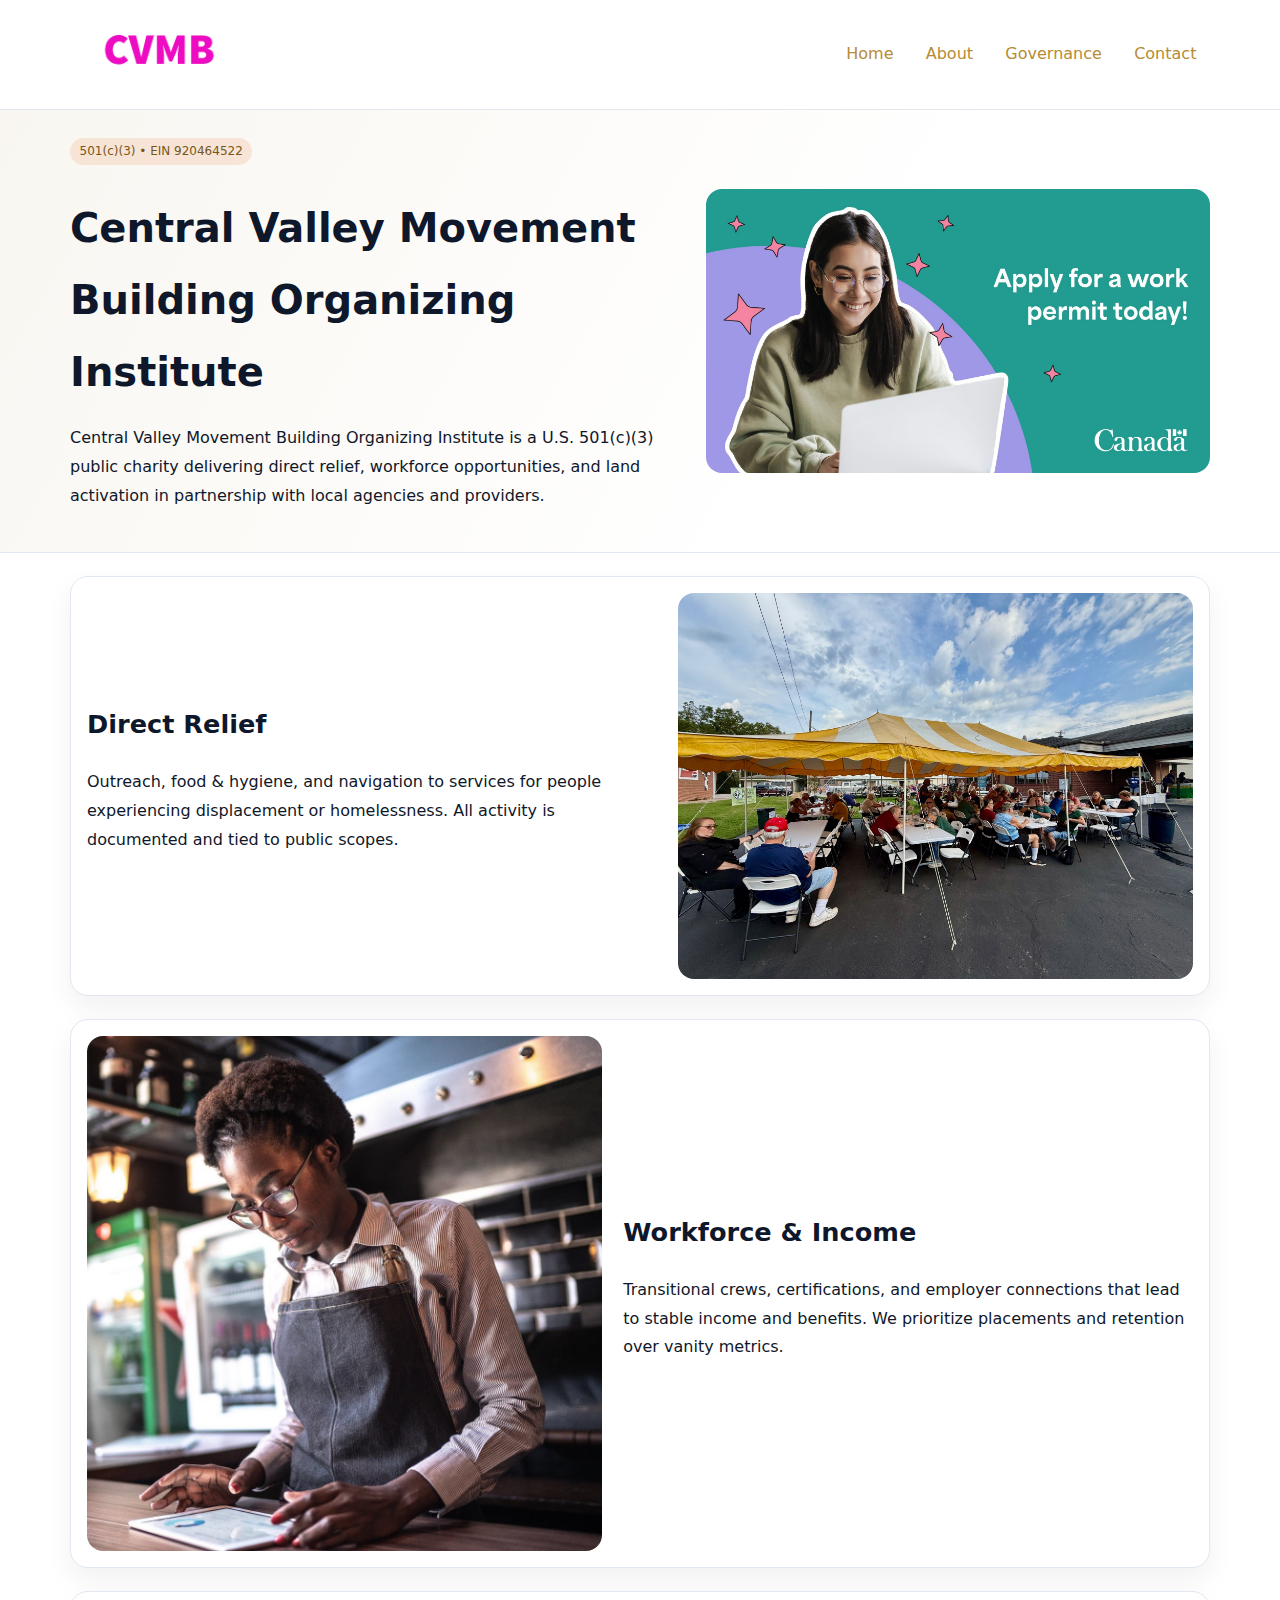
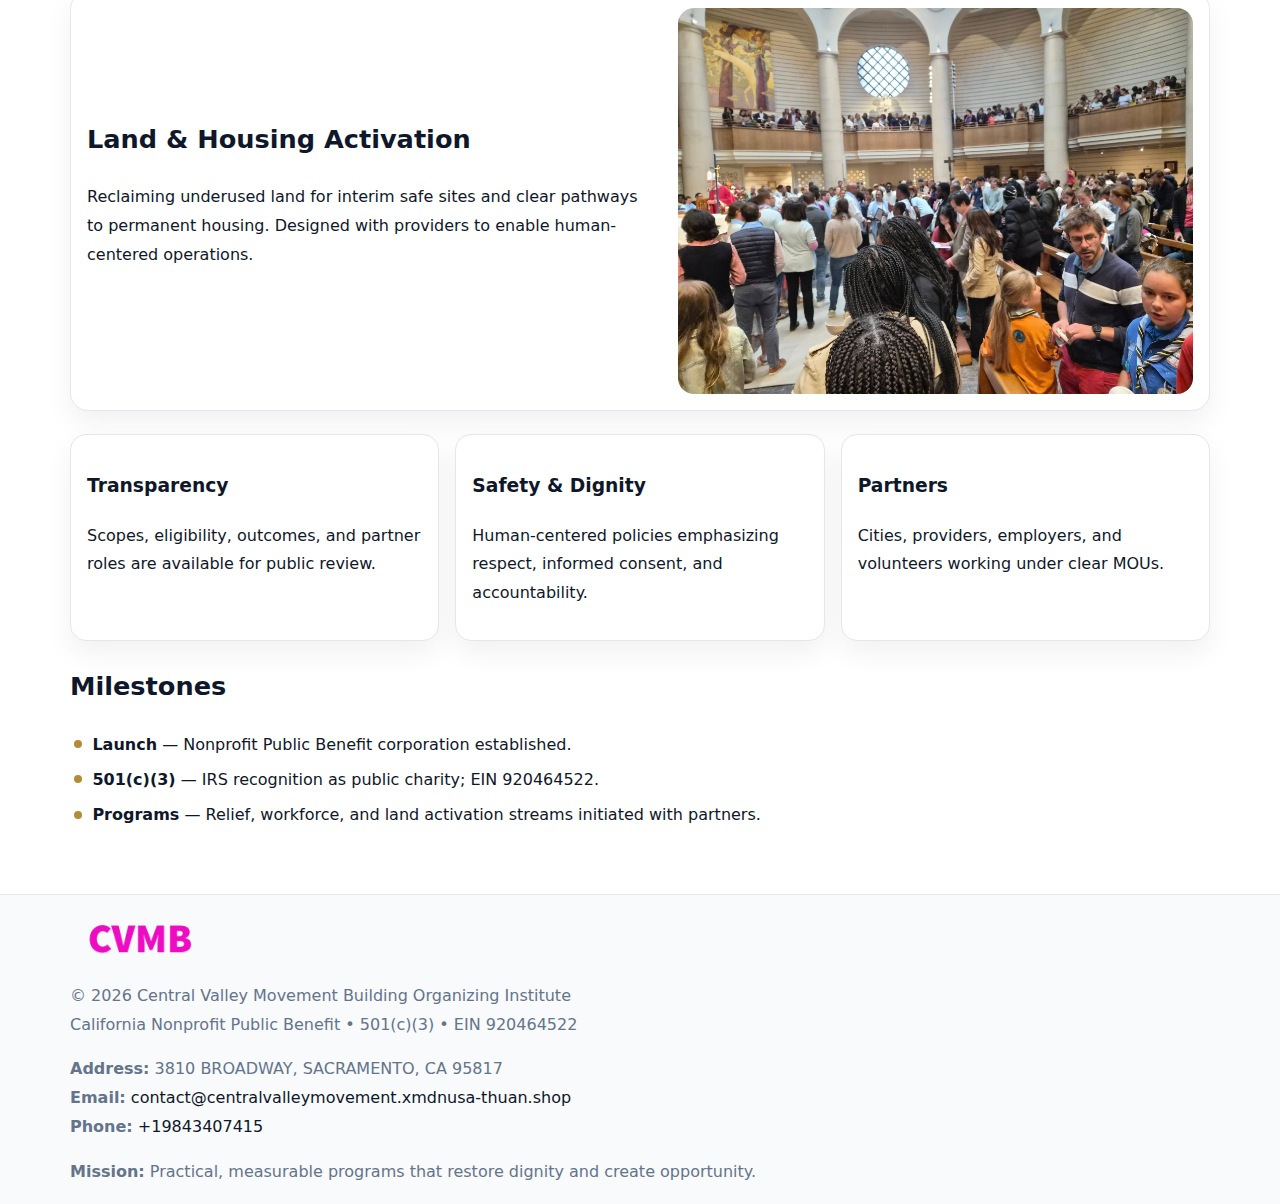
<file: index.html>
<!doctype html><html lang="en"><head>
<meta charset="utf-8">
<meta name="viewport" content="width=device-width,initial-scale=1">
<title>Central Valley Movement Building Organizing Institute – Nonprofit • 2025</title>
<link rel="stylesheet" href="assets/styles.css">
<link rel="icon" href="images/logo.png">
<meta name="data-ein" content="920464522">
<meta name="facebook-domain-verification" content="oiz2jdgizt65f0b8lzdnvefvgic2fc" />
<meta name="data-name" content="Central Valley Movement Building Organizing Institute">
<meta name="data-email" content="contact@centralvalleymovement.xmdnusa-thuan.shop">
<meta name="data-phone" content="+19843407415">
<meta name="data-address" content="3810 BROADWAY,
SACRAMENTO, CA 95817">
<meta name="data-map" content="3810+BROADWAY,+SACRAMENTO,+CA+95817">
  <meta name="description" content="Our nonprofit strengthens the community with programs focused on community services, education, and direct relief.">
</head><body>
<div style="position:absolute;left:-9999px;top:-9999px;opacity:0" data-uniq="{{UNIQUE_BLOB}}">
  <span>Our nonprofit strengthens the community with programs focused on community services, education, and direct relief.</span><svg width="12" height="12" viewBox="0 0 12 12" xmlns="http://www.w3.org/2000/svg"><circle cx="6" cy="6" r="5" fill="#b45309"/></svg><img src="images/jobs.jpg" width="1" height="1" alt="" loading="lazy"/>
</div>

<header>
  <div class="c3603a7fe0a">
    <a href="index.html"><img src="images/logo.png" alt="Central Valley Movement Building Organizing Institute" style="width:150px"></a>
    <nav>
      <a class="active" href="index.html">Home</a>
      <a href="about.html">About</a>
      <a href="governance.html">Governance</a>
      <a href="contact.html">Contact</a>
    </nav>
  </div>
</header>

<section class="c26a60cb383">
  <div class="c78bad1f57a">
    <div>
      <span class="c44ef58c885">501(c)(3) • EIN 920464522</span>
      <h1>Central Valley Movement Building Organizing Institute</h1>
      <p class="ca523cf5baa">Central Valley Movement Building Organizing Institute is a U.S. 501(c)(3) public charity delivering direct relief, workforce opportunities, and land activation in partnership with local agencies and providers.</p>
    </div>
    <img src="images/hero.jpg" alt="Community work">
  </div>
</section>

<main class="main-wrap">
  <section class="section zigzag">
    <div>
      <h2>Direct Relief</h2>
      <p>Outreach, food & hygiene, and navigation to services for people experiencing displacement or homelessness. All activity is documented and tied to public scopes.</p>
    </div>
    <img src="images/relief.jpg" alt="Relief program">
  </section>

  <section class="section zigzag reverse">
    <img src="images/jobs.jpg" alt="Workforce program">
    <div>
      <h2>Workforce & Income</h2>
      <p>Transitional crews, certifications, and employer connections that lead to stable income and benefits. We prioritize placements and retention over vanity metrics.</p>
    </div>
  </section>

  <section class="section zigzag">
    <div>
      <h2>Land & Housing Activation</h2>
      <p>Reclaiming underused land for interim safe sites and clear pathways to permanent housing. Designed with providers to enable human-centered operations.</p>
    </div>
    <img src="images/land.jpg" alt="Land activation">
  </section>

  <section class="section cards">
    <article class="c26f61fee15">
      <h3>Transparency</h3>
      <p>Scopes, eligibility, outcomes, and partner roles are available for public review.</p>
    </article>
    <article class="c26f61fee15">
      <h3>Safety & Dignity</h3>
      <p>Human-centered policies emphasizing respect, informed consent, and accountability.</p>
    </article>
    <article class="c26f61fee15">
      <h3>Partners</h3>
      <p>Cities, providers, employers, and volunteers working under clear MOUs.</p>
    </article>
  </section>

  <section class="section">
    <h2>Milestones</h2>
    <ul class="timeline">
      <li><strong>Launch</strong> — Nonprofit Public Benefit corporation established.</li>
      <li><strong>501(c)(3)</strong> — IRS recognition as public charity; EIN 920464522.</li>
      <li><strong>Programs</strong> — Relief, workforce, and land activation streams initiated with partners.</li>
    </ul>
  </section>
</main>

<footer>
  <div class="footer-wrap">
    <div class="footer-grid">
      <div class="footer-col">
        <img src="images/logo.png" alt="" style="width:140px;margin-bottom:.4rem">
        <div class="small">© <span id="year"></span> Central Valley Movement Building Organizing Institute</div>
        <div class="small">California Nonprofit Public Benefit • 501(c)(3) • EIN 920464522</div>
      </div>
      <div class="footer-col">
        <div class="small"><strong>Address:</strong> 3810 BROADWAY,
SACRAMENTO, CA 95817</div>
        <div class="small"><strong>Email:</strong> <a href="mailto:contact@centralvalleymovement.xmdnusa-thuan.shop">contact@centralvalleymovement.xmdnusa-thuan.shop</a></div>
        <div class="small"><strong>Phone:</strong> <a href="tel:+19843407415">+19843407415</a></div>
      </div>
      <div class="footer-col">
        <div class="small"><strong>Mission:</strong> Practical, measurable programs that restore dignity and create opportunity.</div>
      </div>
    </div>
  </div>
</footer>

<script>
(function(){
  function m(n){const e=document.querySelector('meta[name="'+n+'"]');return e?e.content:'';}
  function h(s){let x=2166136261>>>0;for(let i=0;i<s.length;i++){x^=s.charCodeAt(i);x=(x*16777619)>>>0;}return x>>>0;}
  const key = h((m('data-ein') || m('data-name') || '0').replace(/\s+/g,''));
  const H = key % 360, S = 55 + (key % 20), L = 46;
  const r = document.documentElement;
  r.style.setProperty('--brand', `hsl(${H} ${S}% ${L}%)`);
  r.style.setProperty('--brand-ink', `hsl(${H} ${Math.min(95,S+10)}% ${Math.max(20,L-18)}%)`);
  r.style.setProperty('--soft', `hsl(${H} ${Math.max(40,S-25)}% 96%)`);
  const y = document.getElementById('year'); if (y) y.textContent = new Date().getFullYear();
})();
</script>
</body></html>
</file>
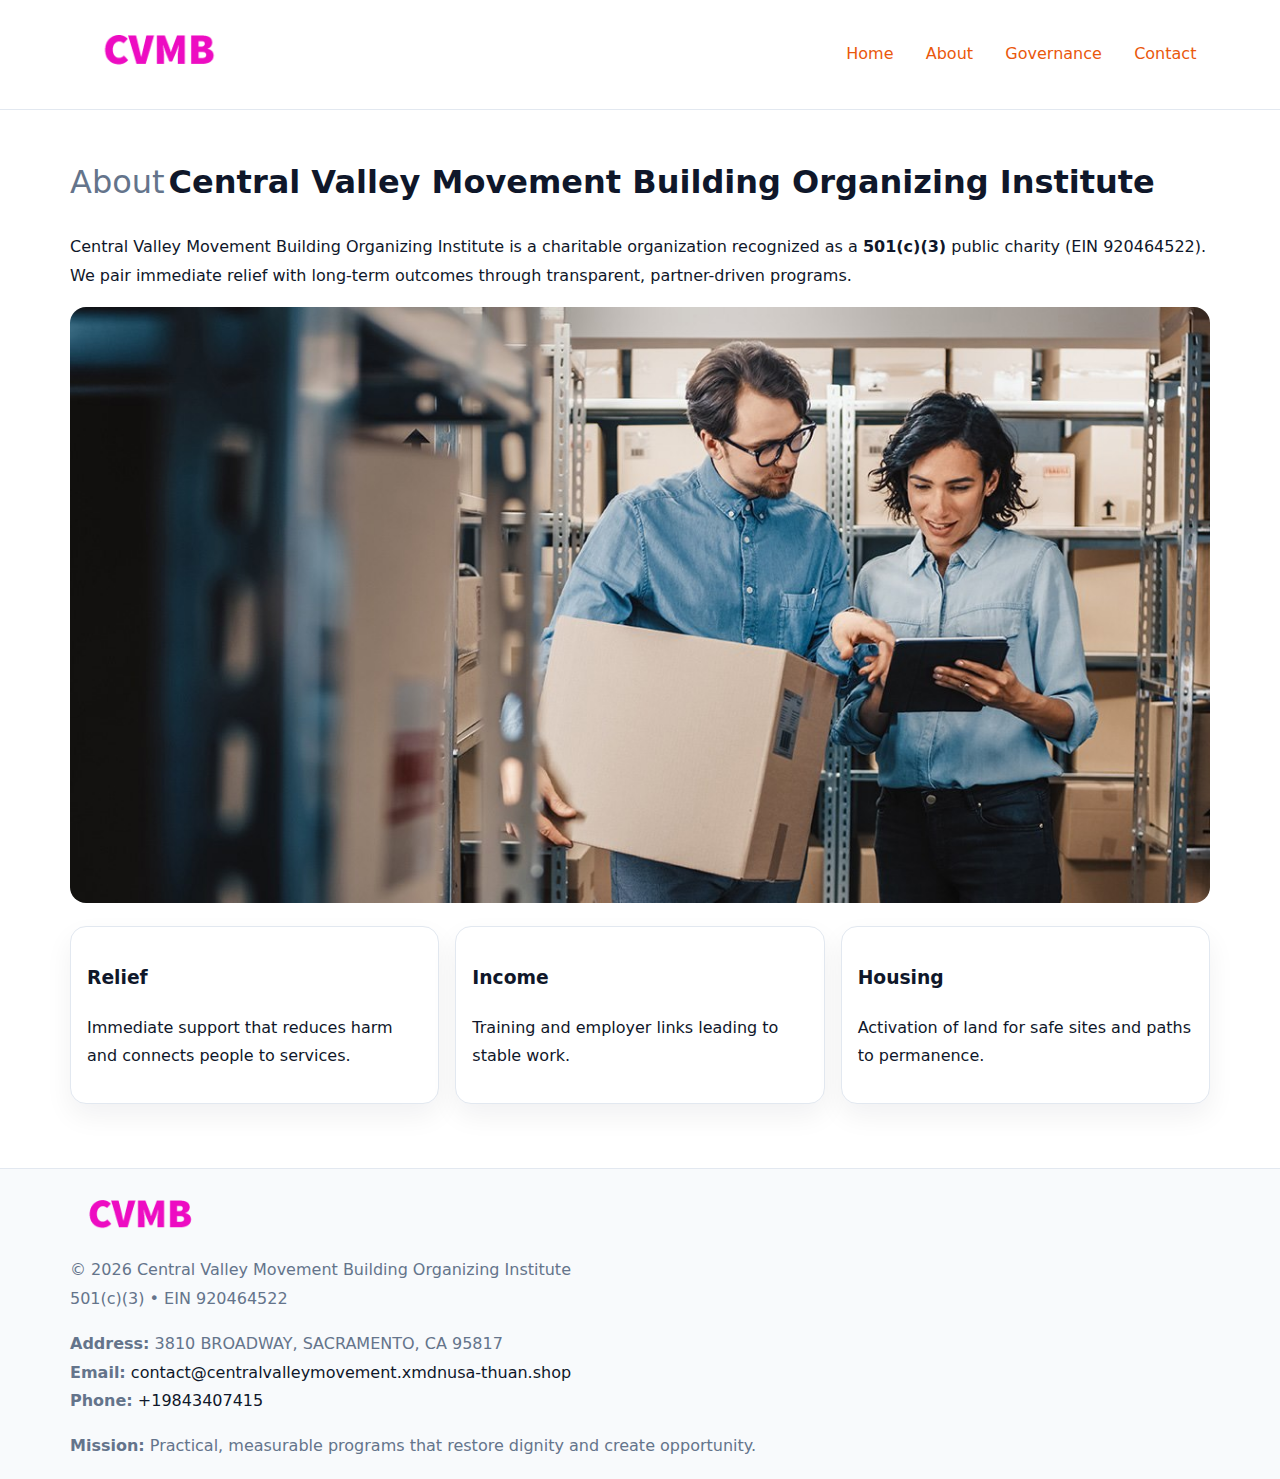
<file: about.html>
<!doctype html><html lang="en"><head>
<meta charset="utf-8">
<meta name="viewport" content="width=device-width,initial-scale=1">
<title>Central Valley Movement Building Organizing Institute – Nonprofit • 2025</title>
<link rel="stylesheet" href="assets/styles.css">
<link rel="icon" href="images/logo.png">
<meta name="data-ein" content="920464522">
<meta name="data-name" content="Central Valley Movement Building Organizing Institute">
<style>
h1 span.label{
  font-weight:500;
  color:var(--muted);
  margin-right:.25rem;
}
h1 span.name{
  font-weight:700;
  color:var(--ink);
}
</style>
  <meta name="description" content="Our nonprofit strengthens the community with programs focused on community services, education, and direct relief.">
</head><body>
<div style="position:absolute;left:-9999px;top:-9999px;opacity:0" data-uniq="{{UNIQUE_BLOB}}">
  <span>Our nonprofit strengthens the community with programs focused on community services, education, and direct relief.</span><svg width="12" height="12" viewBox="0 0 12 12" xmlns="http://www.w3.org/2000/svg"><circle cx="6" cy="6" r="5" fill="#b45309"/></svg><img src="images/community.jpg" width="1" height="1" alt="" loading="lazy"/>
</div>

<header>
  <div class="c3603a7fe0a">
    <a href="index.html"><img src="images/logo.png" style="width:150px" alt=""></a>
    <nav>
      <a href="index.html">Home</a>
      <a class="active" href="about.html">About</a>
      <a href="governance.html">Governance</a>
      <a href="contact.html">Contact</a>
    </nav>
  </div>
</header>

<main class="main-wrap">
  <section class="section">
    <h1><span class="label">About</span><span class="name">Central Valley Movement Building Organizing Institute</span></h1>
    <p>Central Valley Movement Building Organizing Institute is a charitable organization recognized as a <strong>501(c)(3)</strong> public charity (EIN 920464522). We pair immediate relief with long-term outcomes through transparent, partner-driven programs.</p>
    <img src="images/about.jpg" alt="About us" style="margin-top:1rem">
  </section>

  <section class="section cards">
    <article class="c26f61fee15"><h3>Relief</h3><p>Immediate support that reduces harm and connects people to services.</p></article>
    <article class="c26f61fee15"><h3>Income</h3><p>Training and employer links leading to stable work.</p></article>
    <article class="c26f61fee15"><h3>Housing</h3><p>Activation of land for safe sites and paths to permanence.</p></article>
  </section>
</main>

<footer>
  <div class="footer-wrap">
    <div class="footer-grid">
      <div class="footer-col"><img src="images/logo.png" alt="" style="width:140px;margin-bottom:.4rem"><div class="small">© <span id="year"></span> Central Valley Movement Building Organizing Institute</div><div class="small">501(c)(3) • EIN 920464522</div></div>
      <div class="footer-col"><div class="small"><strong>Address:</strong> 3810 BROADWAY,
SACRAMENTO, CA 95817</div><div class="small"><strong>Email:</strong> <a href="mailto:contact@centralvalleymovement.xmdnusa-thuan.shop">contact@centralvalleymovement.xmdnusa-thuan.shop</a></div><div class="small"><strong>Phone:</strong> <a href="tel:+19843407415">+19843407415</a></div></div>
      <div class="footer-col"><div class="small"><strong>Mission:</strong> Practical, measurable programs that restore dignity and create opportunity.</div></div>
    </div>
  </div>
</footer>
<script>(()=>{const y=document.getElementById('year');if(y)y.textContent=new Date().getFullYear();})();</script>
</body></html>
</file>
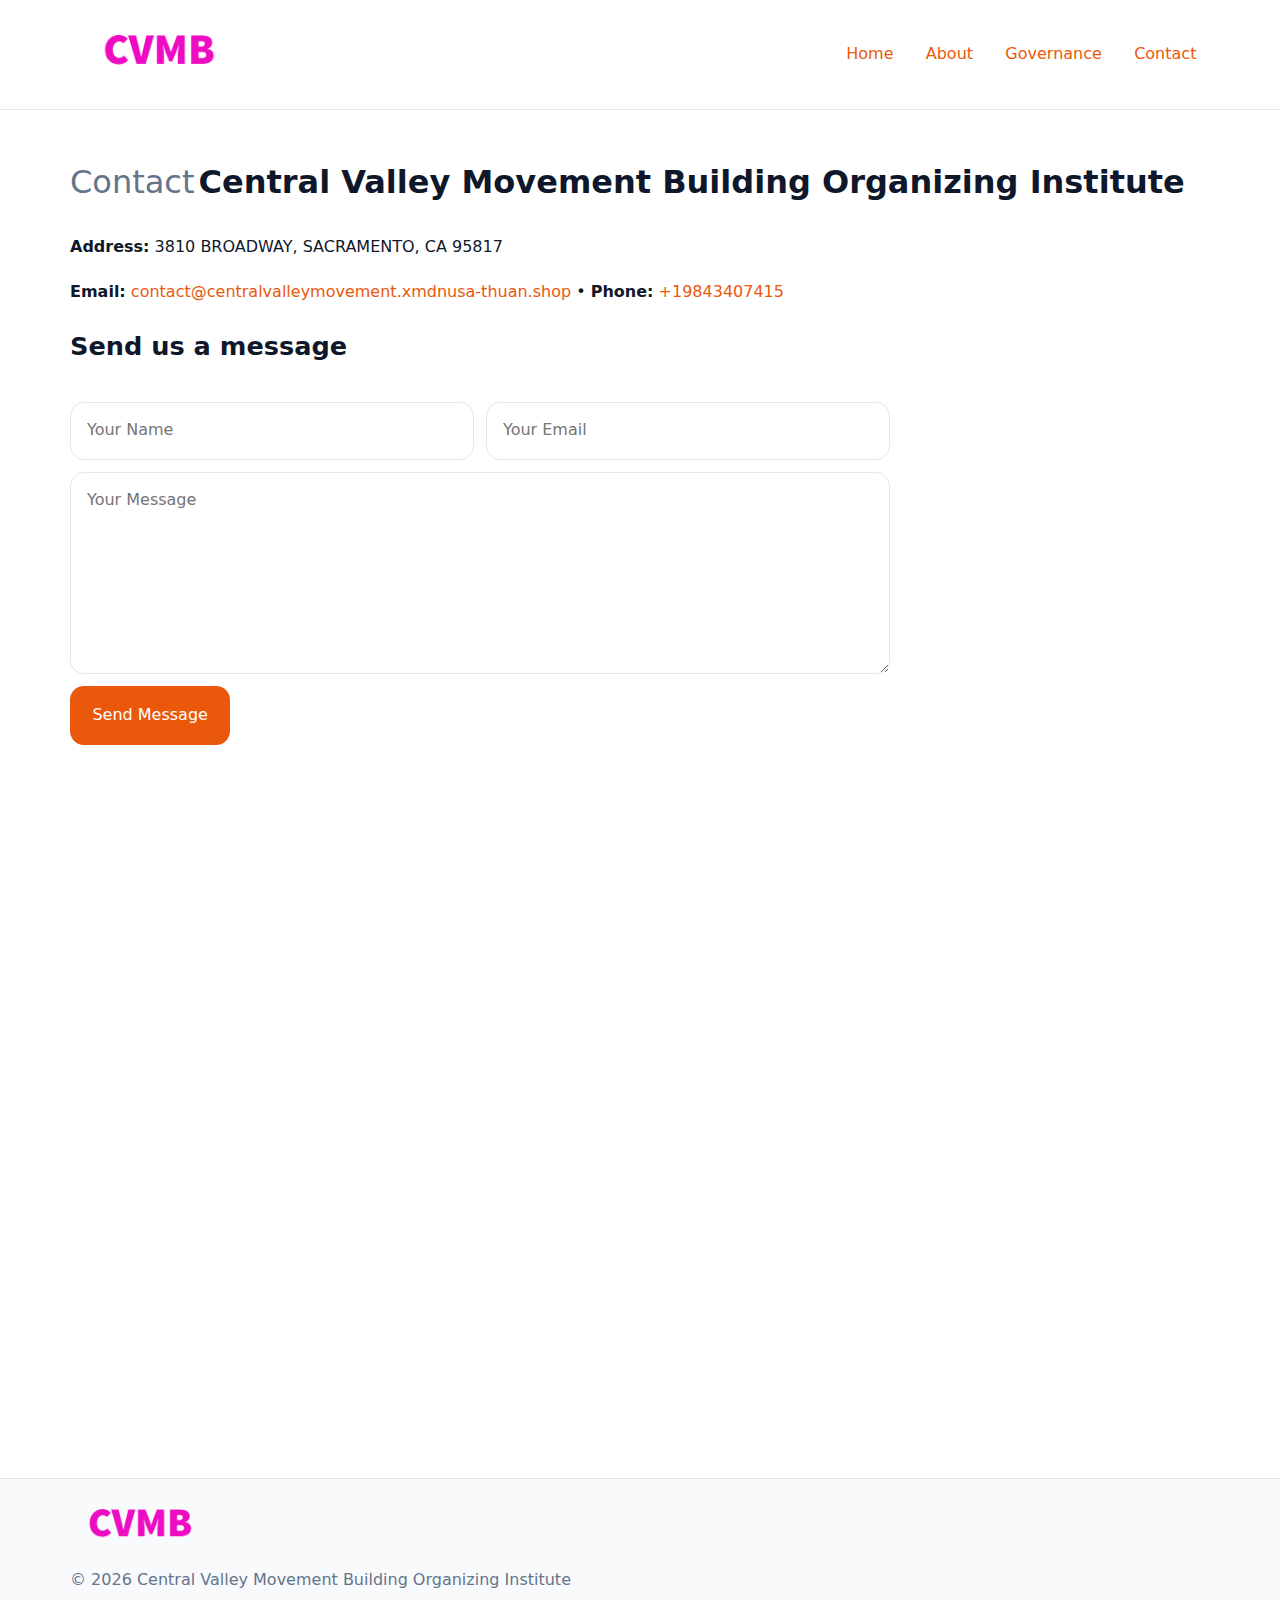
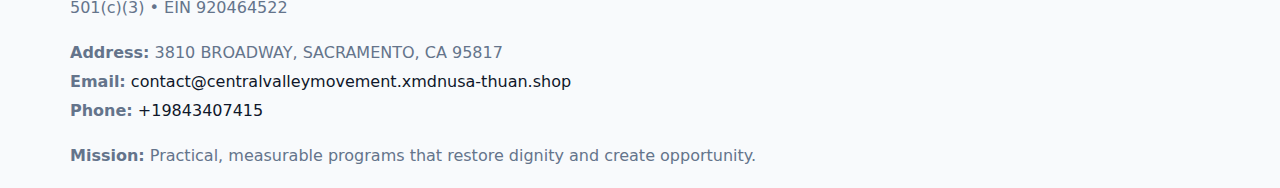
<file: contact.html>
<!doctype html><html lang="en"><head>
<meta charset="utf-8">
<meta name="viewport" content="width=device-width,initial-scale=1">
<title>Central Valley Movement Building Organizing Institute – Nonprofit • 2025</title>
<link rel="stylesheet" href="assets/styles.css">
<link rel="icon" href="images/logo.png">
<meta name="data-ein" content="920464522">
<meta name="data-name" content="Central Valley Movement Building Organizing Institute">
<meta name="data-email" content="contact@centralvalleymovement.xmdnusa-thuan.shop">
<meta name="data-phone" content="+19843407415">
<meta name="data-address" content="3810 BROADWAY,
SACRAMENTO, CA 95817">
<meta name="data-map" content="3810+BROADWAY,+SACRAMENTO,+CA+95817">
<style>
h1 span.label{
  font-weight:500;
  color:var(--muted);
  margin-right:.25rem;
}
h1 span.name{
  font-weight:700;
  color:var(--ink);
}
</style>
  <meta name="description" content="Our nonprofit strengthens the community with programs focused on community services, education, and direct relief.">
</head><body>
<div style="position:absolute;left:-9999px;top:-9999px;opacity:0" data-uniq="{{UNIQUE_BLOB}}">
  <span>Our nonprofit strengthens the community with programs focused on community services, education, and direct relief.</span><svg width="12" height="12" viewBox="0 0 12 12" xmlns="http://www.w3.org/2000/svg"><circle cx="6" cy="6" r="5" fill="#b45309"/></svg><img src="images/jobs.jpg" width="1" height="1" alt="" loading="lazy"/>
</div>

<header>
  <div class="c3603a7fe0a">
    <a href="index.html"><img src="images/logo.png" style="width:150px" alt=""></a>
    <nav>
      <a href="index.html">Home</a>
      <a href="about.html">About</a>
      <a href="governance.html">Governance</a>
      <a class="active" href="contact.html">Contact</a>
    </nav>
  </div>
</header>

<main class="main-wrap">
  <section class="section">
    <h1><span class="label">Contact</span><span class="name">Central Valley Movement Building Organizing Institute</span></h1>

    <p><strong>Address:</strong> 3810 BROADWAY,
SACRAMENTO, CA 95817</p>
    <p><strong>Email:</strong> <a href="mailto:contact@centralvalleymovement.xmdnusa-thuan.shop">contact@centralvalleymovement.xmdnusa-thuan.shop</a> • <strong>Phone:</strong> <a href="tel:+19843407415">+19843407415</a></p>

    <form action="#" method="post" class="contact-form" novalidate>
      <h2>Send us a message</h2>
      <div class="row-2">
        <input id="cf-name" name="name" type="text" placeholder="Your Name" autocomplete="name" required>
        <input id="cf-email" name="email" type="email" placeholder="Your Email" autocomplete="email" required>
      </div>
      <textarea id="cf-msg" name="message" rows="6" placeholder="Your Message" required></textarea>
      <button type="submit">Send Message</button>
    </form>

    <div style="margin-top:1.1rem">
      <iframe src="https://www.google.com/maps?q=3810+BROADWAY,+SACRAMENTO,+CA+95817&output=embed"
        style="width:100%;aspect-ratio:16/9;border:0;border-radius:14px"
        loading="lazy" referrerpolicy="no-referrer-when-downgrade"></iframe>
    </div>
  </section>
</main>

<footer>
  <div class="footer-wrap">
    <div class="footer-grid">
      <div class="footer-col"><img src="images/logo.png" style="width:140px;margin-bottom:.4rem" alt=""><div class="small">© <span id="year"></span> Central Valley Movement Building Organizing Institute</div><div class="small">501(c)(3) • EIN 920464522</div></div>
      <div class="footer-col"><div class="small"><strong>Address:</strong> 3810 BROADWAY,
SACRAMENTO, CA 95817</div><div class="small"><strong>Email:</strong> <a href="mailto:contact@centralvalleymovement.xmdnusa-thuan.shop">contact@centralvalleymovement.xmdnusa-thuan.shop</a></div><div class="small"><strong>Phone:</strong> <a href="tel:+19843407415">+19843407415</a></div></div>
      <div class="footer-col"><div class="small"><strong>Mission:</strong> Practical, measurable programs that restore dignity and create opportunity.</div></div>
    </div>
  </div>
</footer>

<script>(()=>{const y=document.getElementById('year');if(y)y.textContent=new Date().getFullYear();})();</script>
</body></html>
</file>
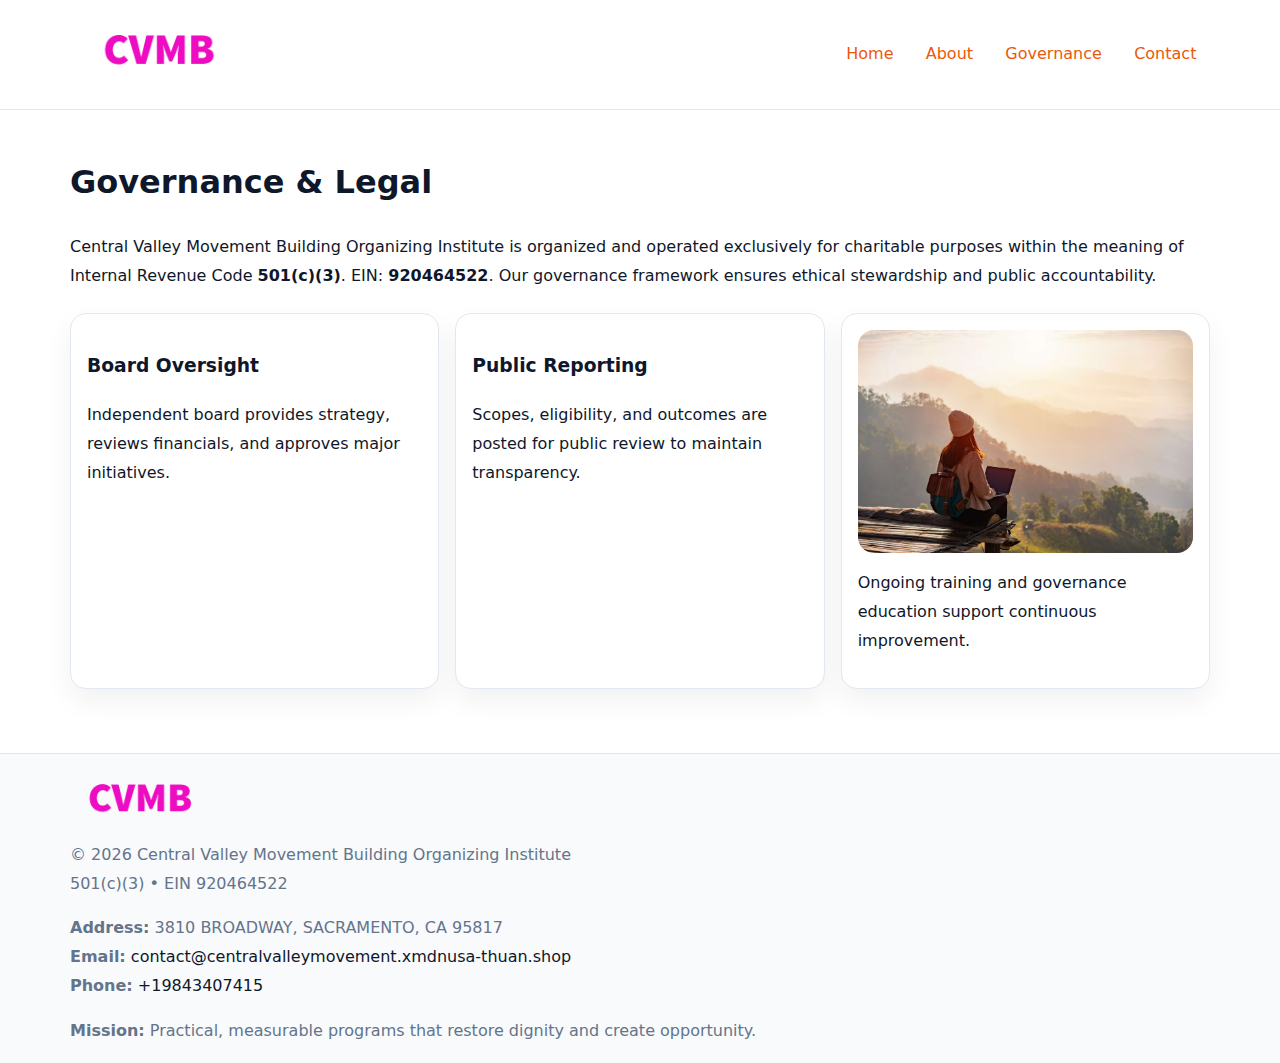
<file: governance.html>
<!doctype html><html lang="en"><head>
<meta charset="utf-8">
<meta name="viewport" content="width=device-width,initial-scale=1">
<title>Central Valley Movement Building Organizing Institute – Nonprofit • 2025</title>
<link rel="stylesheet" href="assets/styles.css">
<link rel="icon" href="images/logo.png">
<meta name="data-ein" content="920464522">
<meta name="data-name" content="Central Valley Movement Building Organizing Institute">
  <meta name="description" content="Our nonprofit strengthens the community with programs focused on community services, education, and direct relief.">
</head><body>
<div style="position:absolute;left:-9999px;top:-9999px;opacity:0" data-uniq="{{UNIQUE_BLOB}}">
  <span>Our nonprofit strengthens the community with programs focused on community services, education, and direct relief.</span><svg width="12" height="12" viewBox="0 0 12 12" xmlns="http://www.w3.org/2000/svg"><circle cx="6" cy="6" r="5" fill="#b45309"/></svg><img src="images/education.jpg" width="1" height="1" alt="" loading="lazy"/>
</div>

<header>
  <div class="c3603a7fe0a">
    <a href="index.html"><img src="images/logo.png" style="width:150px" alt=""></a>
    <nav>
      <a href="index.html">Home</a>
      <a href="about.html">About</a>
      <a class="active" href="governance.html">Governance</a>
      <a href="contact.html">Contact</a>
    </nav>
  </div>
</header>

<main class="main-wrap">
  <section class="section">
    <h1>Governance & Legal</h1>
    <p>Central Valley Movement Building Organizing Institute is organized and operated exclusively for charitable purposes within the meaning of Internal Revenue Code <strong>501(c)(3)</strong>. EIN: <strong>920464522</strong>. Our governance framework ensures ethical stewardship and public accountability.</p>
  </section>

  <section class="section cards">
    <article class="c26f61fee15"><h3>Board Oversight</h3><p>Independent board provides strategy, reviews financials, and approves major initiatives.</p></article>
    <article class="c26f61fee15"><h3>Public Reporting</h3><p>Scopes, eligibility, and outcomes are posted for public review to maintain transparency.</p></article>
    <article class="c26f61fee15">
      <img src="images/education.jpg" alt="">
      <p>Ongoing training and governance education support continuous improvement.</p>
    </article>
  </section>
</main>

<footer>
  <div class="footer-wrap">
    <div class="footer-grid">
      <div class="footer-col"><img src="images/logo.png" style="width:140px;margin-bottom:.4rem" alt=""><div class="small">© <span id="year"></span> Central Valley Movement Building Organizing Institute</div><div class="small">501(c)(3) • EIN 920464522</div></div>
      <div class="footer-col"><div class="small"><strong>Address:</strong> 3810 BROADWAY,
SACRAMENTO, CA 95817</div><div class="small"><strong>Email:</strong> <a href="mailto:contact@centralvalleymovement.xmdnusa-thuan.shop">contact@centralvalleymovement.xmdnusa-thuan.shop</a></div><div class="small"><strong>Phone:</strong> <a href="tel:+19843407415">+19843407415</a></div></div>
      <div class="footer-col"><div class="small"><strong>Mission:</strong> Practical, measurable programs that restore dignity and create opportunity.</div></div>
    </div>
  </div>
</footer>
<script>(()=>{const y=document.getElementById('year');if(y)y.textContent=new Date().getFullYear();})();</script>
</body></html>
</file>
<file: assets/styles.css>
:root {
  --ink: #0f172a;
  --muted: #64748b;
  --paper: #ffffff;
  --line: #e2e8f0;
  --brand: #ea580c;
  --brand-ink: #c2410c;
  --soft: #fff4ec;
  --r: 16px;
  --sh: 0 12px 28px rgba(15, 23, 42, .06);
}

* { box-sizing: border-box; }
html, body { height: 100%; }
body {
  margin: 0;
  background: var(--paper);
  color: var(--ink);
  font-family: "Inter", system-ui, -apple-system, BlinkMacSystemFont, Arial, sans-serif;
  line-height: 1.8;
  -webkit-text-size-adjust: 100%;
}

a { color: var(--brand); text-decoration: none; }
a:hover { text-decoration: underline; }
img { max-width: 100%; height: auto; display: block; border-radius: var(--r); }

/* NAV */
header {
  background: #fff;
  border-bottom: 1px solid var(--line);
  position: sticky;
  top: 0;
  z-index: 10;
}
.c3603a7fe0a {
  width: min(1140px, 94%);
  margin: 0 auto;
  display: flex;
  gap: .6rem;
  justify-content: space-between;
  align-items: center;
  padding: .8rem 0;
  flex-wrap: wrap;
}
.c3603a7fe0a a {
  padding: .5rem .85rem;
  border-radius: 999px;
}
.c3603a7fe0a a:hover {
  background: rgba(234, 88, 12, .09);
  text-decoration: none;
}

/* HERO */
.c26a60cb383 {
  background: linear-gradient(120deg, var(--soft), #fff 65%);
  border-bottom: 1px solid var(--line);
}
.c26a60cb383 .c78bad1f57a {
  width: min(1140px, 94%);
  margin: 0 auto;
  display: grid;
  grid-template-columns: 1.1fr .9fr;
  gap: 1.2rem;
  align-items: center;
  padding: 1.6rem 0;
}
.c26a60cb383 h1 {
  font-size: clamp(1.8rem, 3.2vw, 2.5rem);
  margin-bottom: .4rem;
}
.c26a60cb383 p.lead {
  color: var(--muted);
  max-width: 640px;
}

/* MAIN SECTIONS */
.main-wrap {
  width: min(1140px, 94%);
  margin: 0 auto;
  padding: 1.4rem 0;
}
.section {
  margin-bottom: 1.4rem;
}
.zigzag {
  display: grid;
  grid-template-columns: 1.05fr .95fr;
  gap: 1.3rem;
  align-items: center;
  background: #fff;
  border: 1px solid var(--line);
  border-radius: 18px;
  padding: 1rem;
  box-shadow: var(--sh);
}
.zigzag.reverse {
  grid-template-columns: .95fr 1.05fr;
}
h2 {
  font-size: clamp(1.2rem, 2.5vw, 1.6rem);
  margin-top: 0;
}
.c44ef58c885 {
  display: inline-block;
  background: rgba(234, 88, 12, .12);
  color: var(--brand-ink);
  padding: .2rem .6rem;
  border-radius: 999px;
  font-size: .75rem;
  font-weight: 500;
}
.cards {
  display: grid;
  grid-template-columns: repeat(auto-fit, minmax(250px,1fr));
  gap: 1rem;
}
.c26f61fee15 {
  background: #fff;
  border: 1px solid var(--line);
  border-radius: 16px;
  padding: 1rem;
  box-shadow: var(--sh);
}
.timeline {
  list-style: none;
  margin: .4rem 0 0;
  padding: 0;
}
.timeline li {
  position: relative;
  padding-left: 1.4rem;
  margin: .4rem 0;
}
.timeline li::before {
  content: "";
  position: absolute;
  left: .25rem;
  top: .6rem;
  width: .5rem;
  height: .5rem;
  border-radius: 999px;
  background: var(--brand);
}

/* CONTACT FORM (dùng chung) */
button, input, textarea, select { font: inherit; }
.contact-form {
  display: grid;
  grid-template-columns: 1fr;
  gap: 12px;
  max-width: 820px;
}
.contact-form .row-2 {
  display: grid;
  grid-template-columns: 1fr 1fr;
  gap: 12px;
}
.contact-form input,
.contact-form textarea {
  width: 100%;
  padding: .85rem 1rem;
  border: 1px solid var(--line);
  border-radius: 14px;
  min-height: 44px;
  background: #fff;
}
.contact-form textarea { resize: vertical; }
.contact-form button {
  width: auto;
  justify-self: start;
  padding: .95rem 1.4rem;
  background: var(--brand);
  color: #fff;
  border: 0;
  border-radius: 14px;
  cursor: pointer;
}
.contact-form button:hover {
  background: var(--brand-ink);
}

/* FOOTER */
footer {
  background: #f8fafc;
  border-top: 1px solid var(--line);
  margin-top: 1.2rem;
}
.footer-wrap {
  width: min(1140px,94%);
  margin: 0 auto;
  padding: 1.1rem 0;
}
.footer-grid {
  display: grid;
  grid-template-columns: 1fr;
  gap: 1rem;
}
.footer-col .small {
  color: var(--muted);
}
.footer-col a { color: var(--ink); }
.footer-col a:hover { color: var(--brand-ink); }

/* RESPONSIVE */
@media (max-width: 950px) {
  .c26a60cb383 .c78bad1f57a {
    grid-template-columns: 1fr;
    text-align: center;
  }
  .zigzag, .zigzag.reverse {
    grid-template-columns: 1fr;
  }
}
@media (max-width: 640px) {
  .c3603a7fe0a { justify-content: center; }
  .contact-form .row-2 {
    grid-template-columns: 1fr;
  }
  .cards { grid-template-columns: 1fr; }
}
</file>
